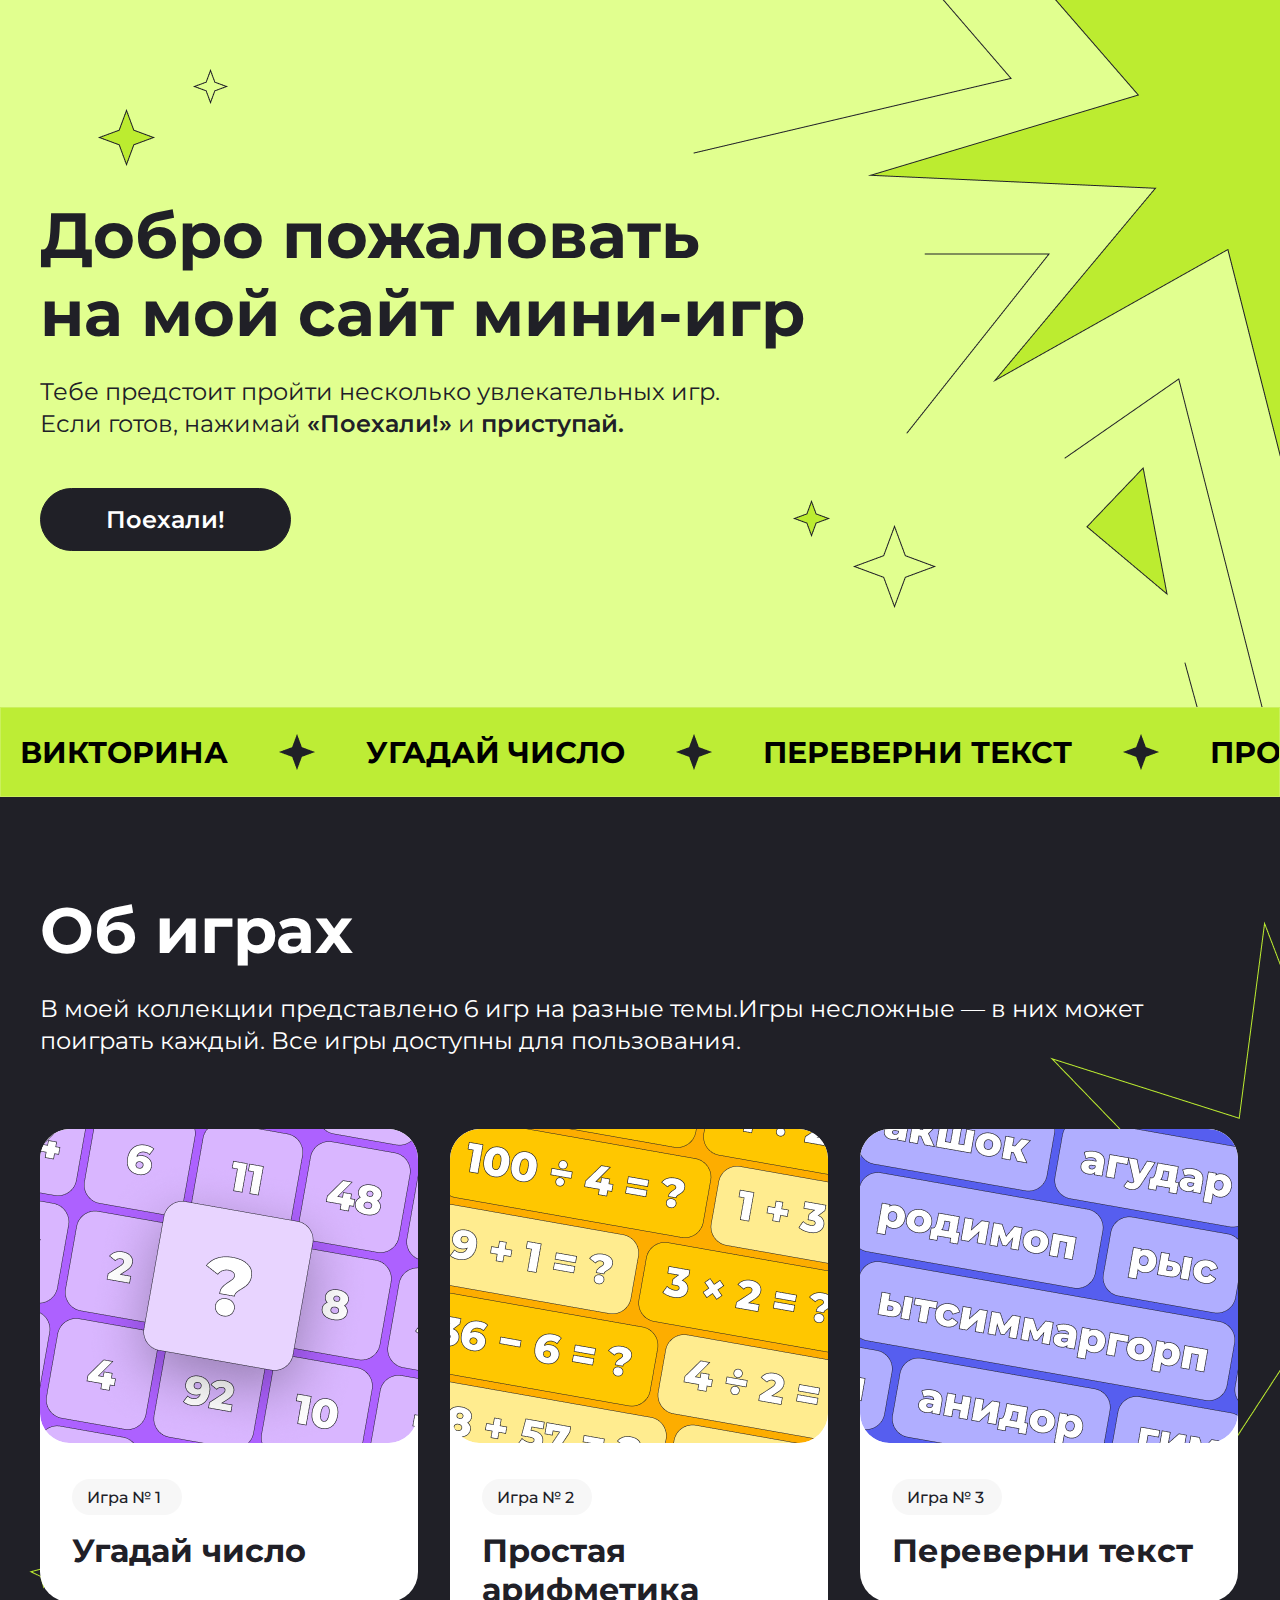
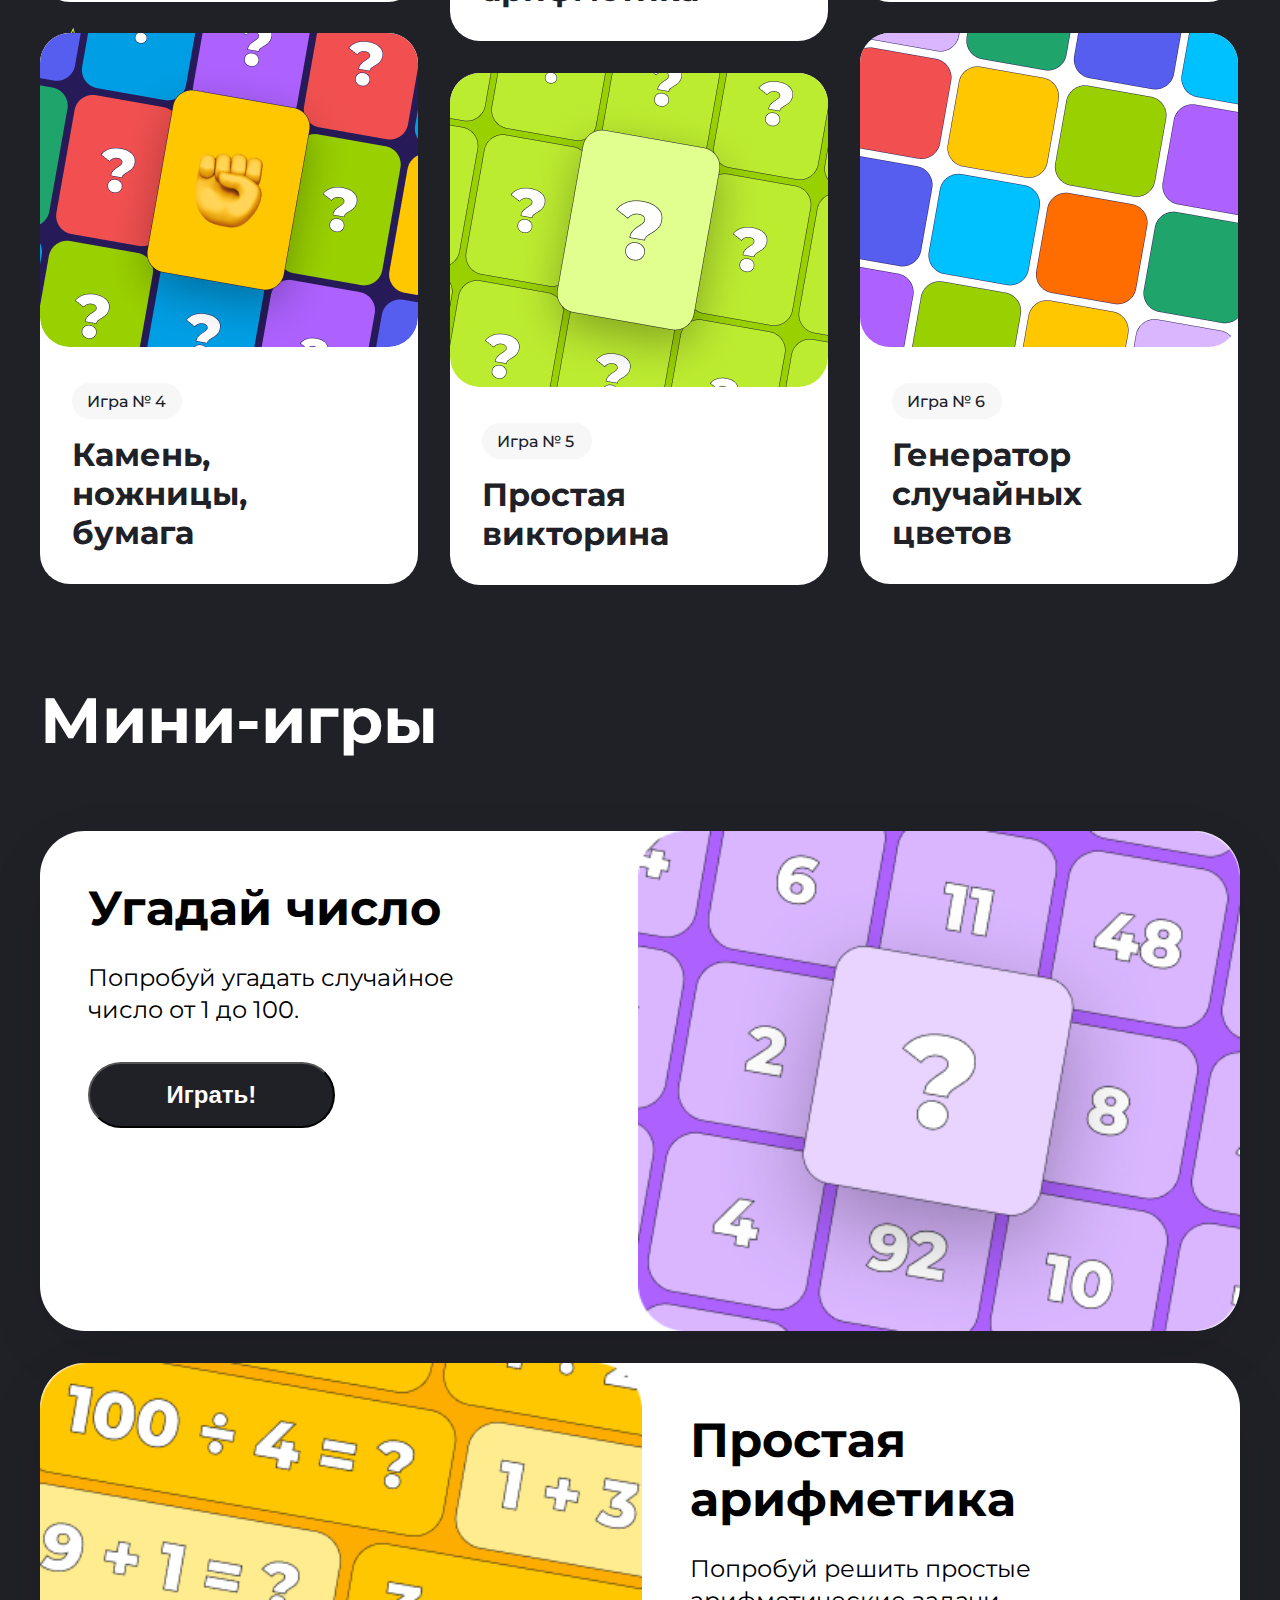
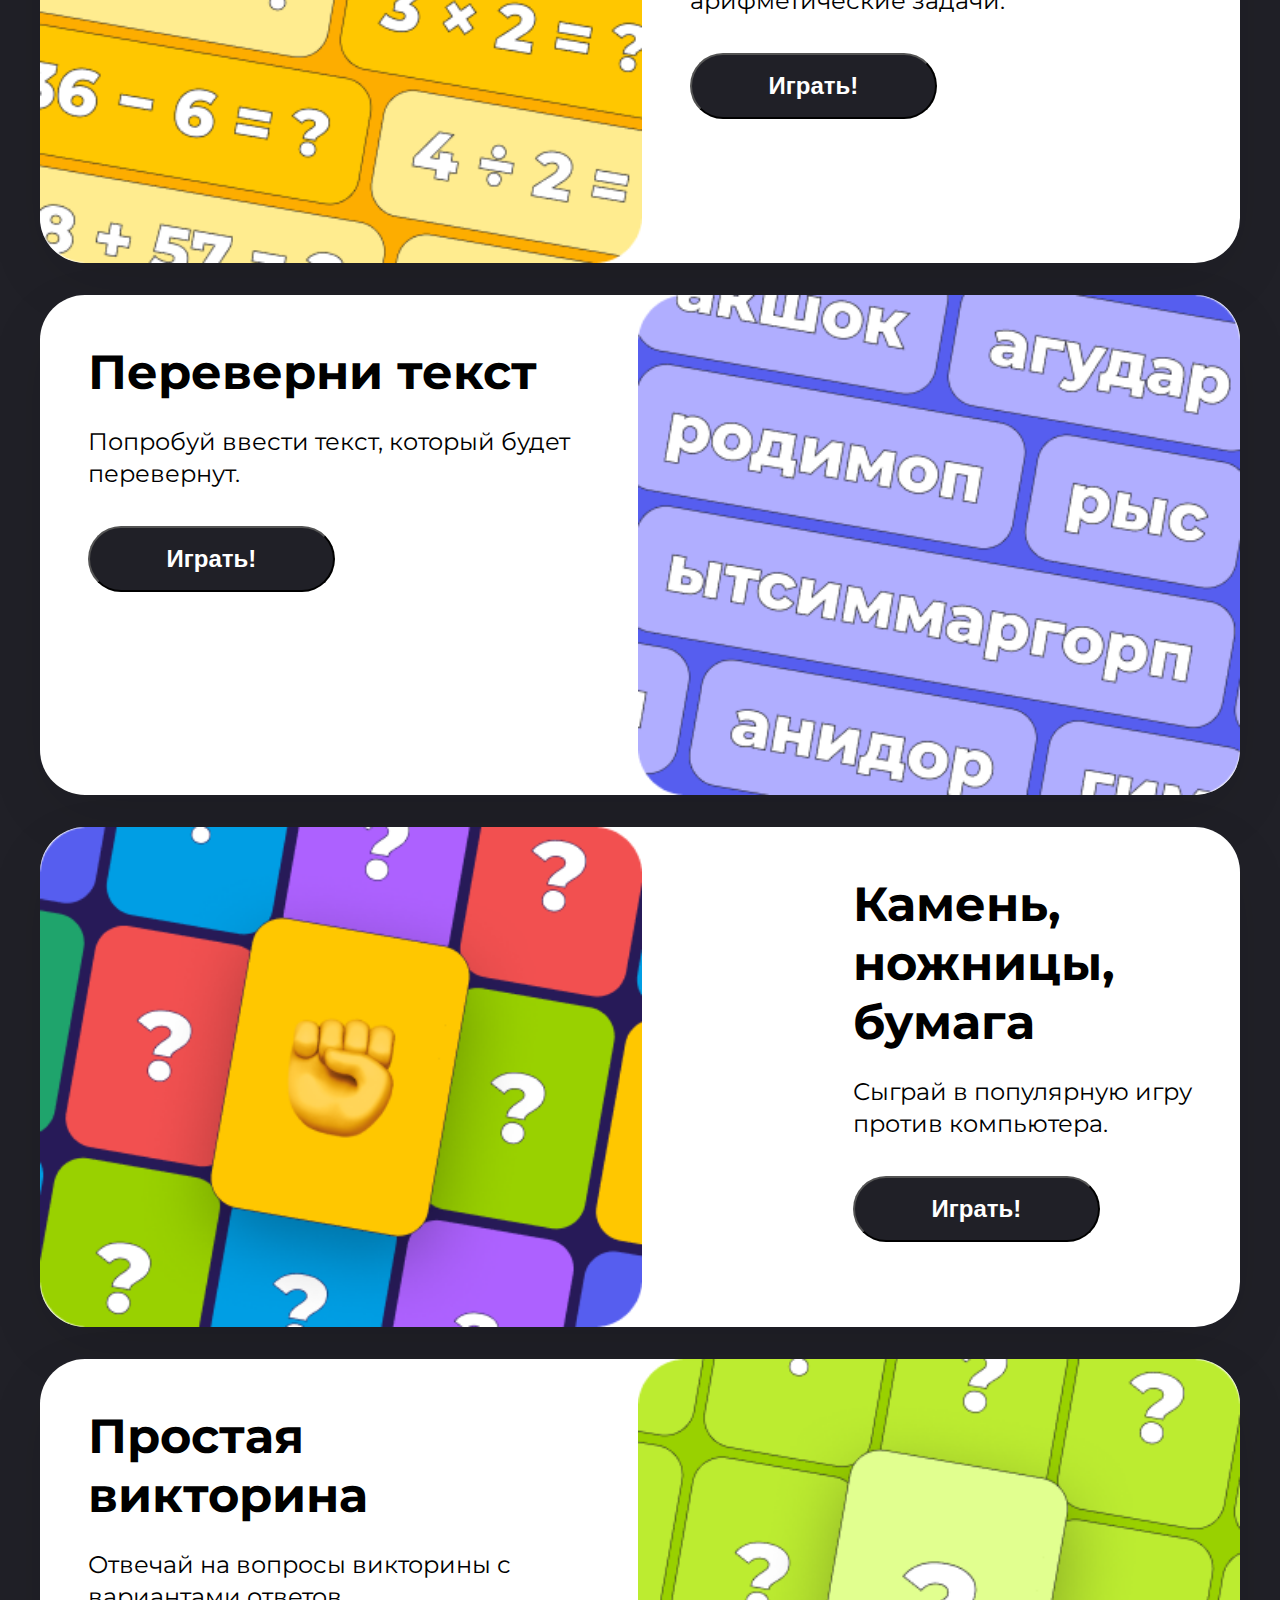
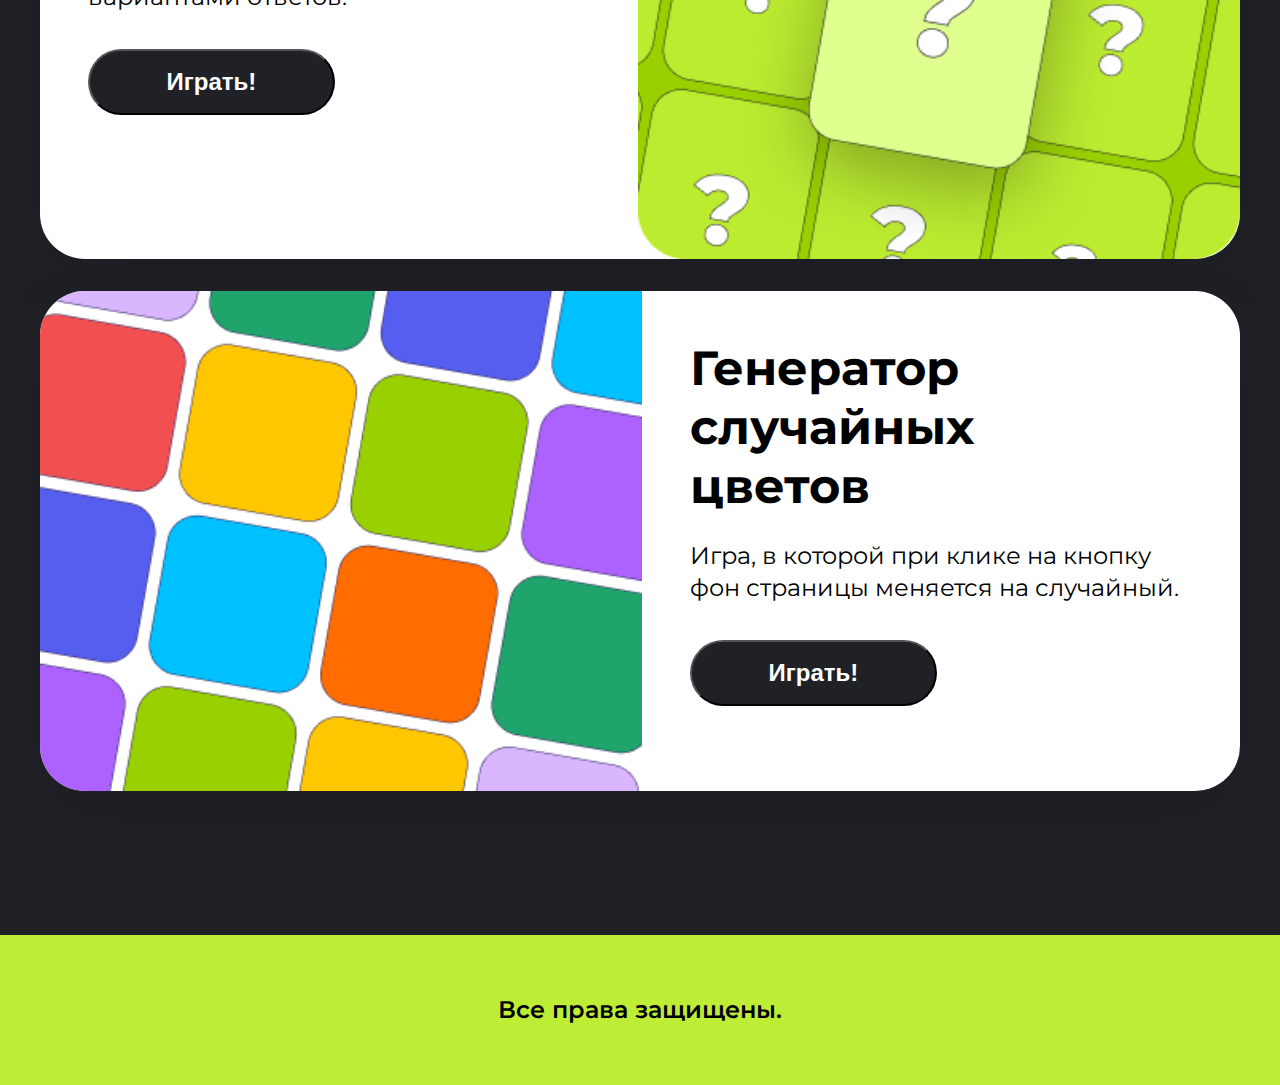
<file: index.html>
<!DOCTYPE html>
<html lang="en">
<head>
    <meta charset="UTF-8">
    <meta name="viewport" content="width=device-width, initial-scale=1.0">
    <link href="https://fonts.googleapis.com/css2?family=Montserrat:wght@400;500;600;700&display=swap" rel="stylesheet">
    <link rel="stylesheet" href="style.css">
    <title>Document</title>
</head>
<body>
    <div class="top center">
        <h1 class="top__head">Добро пожаловать<br> на мой сайт мини-игр</h1>
        <p class="top__text">Тебе предстоит пройти несколько увлекательных игр. <br>Если готов, нажимай
            <a href="#" class="top__link">«Поехали!»</a>
            <span>и</span>
            <a href="#" class="top__link">приступай.</a>
        </p>
        <button class="top__btn button" id="scrollButton">Поехали!</button>
    </div>
    <div class="menu">
        <p class="menu-item menu-item_first">Викторина</p> <img class="menu-img" src="./img/Star.png" alt="Звездочка">
        <p class="menu-item">угадай число</p> <img class="menu-img" src="./img/Star.png" alt="Звездочка">
        <p class="menu-item">Переверни текст</p> <img class="menu-img" src="./img/Star.png" alt="Звездочка">
        <p class="menu-item">Простая арифметика</p> <img class="menu-img" src="./img/Star.png" alt="Звездочка">
        <p class="menu-item">Камень, ножницы, бумага</p> <img class="menu-img" src="./img/Star.png" alt="Звездочка">
        <p class="menu-item">Генератор случайных цветов</p> <img class="menu-img" src="./img/Star.png" alt="Звездочка">
    </div>
    <section class="games center" id="gamesSection">
        <h2 class="games__head">Об играх</h2>
        <p class="games__text">В моей коллекции представлено 6 игр на разные темы.Игры несложные — в них может поиграть каждый.
            Все игры доступны для пользования.</p>
        <div class="games__cards">
            <a class="games__link" href="#game-1">
                <article class="game">               
                     <img class="games__img" src="img/game_1.png" alt="Угадай число">
                    <div class="games__content">
                        <p class="games__number">Игра № 1</p>
                        <h3 class="games__name">Угадай число</h3>
                    </div>
                </article>
            </a>
            <a class="games__link games__link_big" href="#game-2">
                <article class="game_big game">               
                    <img class="games__img" src="img/game_2.png" alt="Простая арифметика">
                   <div class="games__content">
                       <p class="games__number">Игра № 2</p>
                       <h3 class="games__name">Простая арифметика</h3>
                   </div>
               </article>
            </a>
            <a class="games__link" href="#game-3">
                <article class="game">               
                    <img class="games__img" src="img/game_3.png" alt="Переверни текст">
                   <div class="games__content">
                       <p class="games__number">Игра № 3</p>
                       <h3 class="games__name">Переверни текст</h3>
                   </div>
               </article>
            </a>
            <a class="games__link games__link_big" href="#game-4">
                <article class="game_huge game">               
                    <img class="games__img" src="img/game_4.png" alt="Камень, ножницы, бумага">
                   <div class="games__content">
                       <p class="games__number">Игра № 4</p>
                       <h3 class="games__name">Камень, ножницы,<br> бумага</h3>
                   </div>
               </article>
            </a>
            <a class="games__link" href="#game-5">
                <article class="game_big game">               
                    <img class="games__img" src="img/game_5.png" alt="Простая викторина">
                   <div class="games__content">
                       <p class="games__number">Игра № 5</p>
                       <h3 class="games__name">Простая викторина</h3>
                   </div>
               </article>
            </a>
            <a class="games__link games__link_big" href="#game-6">
                <article class="game_huge game">               
                    <img class="games__img" src="img/game_6.png" alt="Генератор случайных цветов">
                   <div class="games__content">
                       <p class="games__number">Игра № 6</p>
                       <h3 class="games__name">Генератор случайных цветов</h3>
                   </div>
               </article>
            </a>
        </div>
    </section>
    <section class="mini-games center">
        <h2 class="mini-games__head">Мини-игры</h2>
        <div class="mini-games__cards">
            <article class="mini-games__card">
                <div class="mini-games__content">
                    <h3 class="mini-games__title">Угадай число</h3>
                    <p class="mini-games__desc">Попробуй угадать случайное<br> число от 1 до 100.</p>
                    <button class="mini-games__button button">Играть!</button>
                </div>
                <div class="mini-games__image" id="game-1">
                    <img class="mini-games__img" src="img/game_1.png" alt="Угадай число">
                </div>
            </article>
            <article class="mini-games__card">
                <div class="mini-games__content">
                    <h3 class="mini-games__title">Простая арифметика</h3>
                    <p class="mini-games__desc">Попробуй решить простые арифметические задачи.</p>
                    <button class="mini-games__button button">Играть!</button>
                </div>
                <div class="mini-games__image" id="game-2">
                    <img class="mini-games__img" src="img/game_2.png" alt="Угадай число">
                </div>
            </article>
            <article class="mini-games__card">
                <div class="mini-games__content">
                    <h3 class="mini-games__title">Переверни текст</h3>
                    <p class="mini-games__desc">Попробуй ввести текст, который будет перевернут.</p>
                    <button class="mini-games__button button">Играть!</button>
                </div>
                <div class="mini-games__image" id="game-3">
                    <img class="mini-games__img" src="img/game_3.png" alt="Угадай число">
                </div>
            </article>
            <article class="mini-games__card">
                <div class="mini-games__content">
                    <h3 class="mini-games__title">Камень,<br>ножницы,<br>бумага</h3>
                    <p class="mini-games__desc">Сыграй в популярную игру<br> против компьютера.</p>
                    <button class="mini-games__button button">Играть!</button>
                </div>
                <div class="mini-games__image" id="game-4">
                    <img class="mini-games__img" src="img/game_4.png" alt="Угадай число">
                </div>
            </article>
            <article class="mini-games__card">
                <div class="mini-games__content">
                    <h3 class="mini-games__title">Простая викторина</h3>
                    <p class="mini-games__desc">Отвечай на вопросы викторины с вариантами ответов.</p>
                    <button class="mini-games__button button">Играть!</button>
                </div>
                <div class="mini-games__image" id="game-5">
                    <img class="mini-games__img" src="img/game_5.png" alt="Угадай число">
                </div>
            </article>
            <article class="mini-games__card">
                <div class="mini-games__content">
                    <h3 class="mini-games__title">Генератор<br> случайных<br> цветов</h3>
                    <p class="mini-games__desc">Игра, в которой при клике на кнопку фон страницы меняется на случайный.</p>
                    <button class="mini-games__button button">Играть!</button>
                </div>
                <div class="mini-games__image" id="game-6">
                    <img class="mini-games__img" src="img/game_6.png" alt="Угадай число">
                </div>
            </article>
        </div>

    </section>
    <footer class="footer center">Все права защищены.
    </footer>
    <script src="main.js"></script>
</body>
</html>
</file>
<file: style.css>
@charset "UTF-8";
* {
  padding: 0px;
  margin: 0px;
}

body {
  font-family: "Montserrat", sans-serif;
}

a {
  text-decoration: none;
}

.center {
  padding-left: calc(50% - 600px);
  padding-right: calc(50% - 600px);
}

.top {
  padding-top: 196px;
  padding-bottom: 156px;
  background-color: rgb(225, 255, 143);
  background-image: url(img/Star_2.png), url(img/Star_3.png), url(img/Star_4.png), url(img/Star_5.png), url(img/Vector.png);
  background-repeat: no-repeat;
  background-position: 98px 109px, 193px 69px, calc(100% - 344px) 525px, calc(100% - 450px) 500px, 100% 0px;
}
.top__head {
  font-weight: 700;
  font-size: 64px;
  line-height: 78px;
  color: rgb(32, 32, 39);
  padding-bottom: 24px;
}
.top__text, .games__text {
  font-weight: 400;
  font-size: 24px;
  line-height: 32px;
  color: rgb(32, 32, 39);
}
.top__link {
  font-size: 24px;
  font-weight: 600;
  line-height: 32px;
  color: rgb(32, 32, 39);
}
.top__btn {
  display: inline-flex;
  align-items: center;
  justify-content: center;
  margin-top: 48px;
  box-sizing: border-box;
  border: 1px solid rgb(32, 32, 39);
  border-radius: 60px;
  background: rgb(32, 32, 39);
  padding: 16px 65px;
  text-align: center;
  color: rgb(255, 255, 255);
  font-family: inherit;
  font-size: 24px;
  font-weight: 600;
  cursor: pointer;
  transition: all 0.3s ease;
}
.top__btn:hover {
  background: rgb(255, 255, 255);
  color: rgb(32, 32, 39);
}

.menu {
  height: 90px;
  width: 100%;
  background-color: rgb(189, 237, 53);
  display: inline-flex;
  flex-direction: row;
  align-items: center;
  box-sizing: border-box;
  border: 1px solid rgba(255, 255, 255, 0.2);
  -webkit-backdrop-filter: blur(50px);
          backdrop-filter: blur(50px);
  overflow: hidden;
}
.menu-item {
  font-size: 30px;
  font-weight: 700;
  text-transform: uppercase;
  padding: 27px 51px;
  white-space: nowrap;
}
.menu-item_first {
  padding-left: 19px;
}
.menu-img {
  width: 36px;
  height: 36px;
}

.game {
  height: 473px;
  border-radius: 30px;
  background: rgb(255, 255, 255);
}
.game_big {
  height: 512px;
}
.game_huge {
  height: 551px;
}

.games {
  background-color: rgb(32, 32, 39);
  padding-bottom: 96px;
  background-image: url(img/Star_big.png), url(img/Star_small.png), url(img/star_about_games.png);
  background-repeat: no-repeat;
  background-position: 43px 830px, 29px 760px, 1023px 124px;
}
.games__cards {
  display: flex;
  flex-wrap: wrap;
  gap: 32px;
}
.games__head {
  font-weight: 700;
  font-size: 64px;
  line-height: 78px;
  color: rgb(255, 255, 255);
  padding-top: 94px;
  padding-bottom: 24px;
}
.games__text {
  color: rgb(255, 255, 255);
  margin-bottom: 72px;
}
.games__link:hover {
  transform: scale(1.08);
  transition: 0.8s;
}
.games__link:nth-child(4), .games__link:nth-child(6) {
  margin-top: -40px; /* Применяем отрицательный отступ только к 4-й и 6-й карточкам */
}
.games__img {
  width: 378px;
  height: 314px;
  border-radius: 30px;
}
.games__content {
  display: flex;
  flex-direction: column;
  gap: 16px;
  margin-top: 32px;
  margin-left: 32px;
  margin-right: 32px;
}
.games__number {
  font-size: 16px;
  font-weight: 500;
  color: rgb(32, 32, 39);
  font-family: inherit;
  box-sizing: border-box;
  width: 110px;
  height: 36px;
  border-radius: 52px;
  background: rgb(247, 247, 247);
  padding: 9px 15px;
}
.games__name {
  font-size: 32px;
  font-weight: 700;
  line-height: 39px;
  color: rgb(32, 32, 39);
  font-family: inherit;
  margin-bottom: 36px;
  width: 314px;
}

.mini-games {
  background-color: rgb(32, 32, 39);
  background-image: url(img/Star_big.png), url(img/Star_small.png), url(img/Star_big.png), url(img/Star_small.png);
  background-repeat: no-repeat;
  background-position: 1383px 60px, 1329px 20px, 1400px 3290px, 1323px 3350px;
  padding-bottom: 144px;
}
.mini-games__cards {
  display: flex;
  flex-direction: column;
  gap: 32px;
}
.mini-games__head {
  font-weight: 700;
  font-size: 64px;
  line-height: 78px;
  color: rgb(255, 255, 255);
  padding-bottom: 72px;
}
.mini-games__card {
  height: 500px;
  display: flex;
  justify-content: space-between;
  border-radius: 45px;
  background: rgb(255, 255, 255);
  box-shadow: 0px 20px 67px -12px rgba(0, 0, 0, 0.13);
  overflow: hidden;
}
.mini-games__card:nth-child(2), .mini-games__card:nth-child(4), .mini-games__card:nth-child(6) {
  flex-direction: row-reverse;
}
.mini-games__content {
  padding: 48px;
}
.mini-games__title {
  font-size: 48px;
  font-weight: 700;
  line-height: 59px;
  padding-bottom: 24px;
}
.mini-games__desc {
  font-size: 24px;
  font-weight: 400;
  line-height: 32px;
  padding-bottom: 36px;
}
.mini-games__button {
  width: 247px;
  height: 66px;
  border-radius: 60px;
  background: rgb(32, 32, 39);
  font-size: 24px;
  font-weight: 600;
  color: rgb(255, 255, 255);
  transition: 0.3s ease;
}
.mini-games__button:hover {
  background: rgb(255, 255, 255);
  color: rgb(32, 32, 39);
}
.mini-games__img {
  height: 100%;
}

.footer {
  display: flex;
  align-items: center;
  justify-content: center;
  background-color: rgb(189, 237, 53);
  height: 150px;
  font-weight: 600;
  font-size: 24px;
  line-height: 100%;
}

@media (max-width: 767px) {
  .center {
    padding-left: 16px;
    padding-right: 16px;
  }
  .button {
    width: 285px;
    height: 55px;
    font-size: 16px;
    align-self: center;
  }
  .top {
    background-color: rgb(225, 255, 143);
    background-image: url(img/Star_mob.png), url(img/Star_mob_2.png), url(img/Star_mob_3.png), url(img/Star_mob_4.png), url(img/Vector_mob.png);
    background-repeat: no-repeat;
    background-position: 61px 135px, 120px 79px, calc(100% - 124px) 600px, calc(100% - 70px) 630px, 100% 0px;
    display: flex;
    flex-direction: column;
    align-items: center;
    text-align: center;
    width: auto;
  }
  .top__head {
    font-size: 40px;
    line-height: 49px;
    width: 262px;
  }
  .top__text, .games__text {
    font-size: 16px;
    line-height: 20px;
  }
  .top__link {
    font-size: 16px;
    line-height: 20px;
  }
  .top__btn {
    margin-top: 36px;
  }
  .menu {
    height: 51px;
    width: auto;
    display: none;
  }
  .menu-item {
    font-size: 16px;
  }
  .menu-img {
    width: 18px;
    height: 18px;
  }
  .games {
    display: none;
  }
  .mini-games {
    width: auto;
    padding-bottom: 49px;
  }
  .mini-games__head {
    font-size: 40px;
    line-height: 100%;
    padding-bottom: 48px;
    padding-top: 48px;
  }
  .mini-games__card {
    flex-direction: column-reverse;
    height: 529px;
  }
  .mini-games__card:nth-child(2), .mini-games__card:nth-child(4), .mini-games__card:nth-child(6) {
    flex-direction: column-reverse;
  }
  .mini-games__card:nth-child(1), .mini-games__card:nth-child(4) {
    height: 529px;
  }
  .mini-games__card:nth-child(2), .mini-games__card:nth-child(3) {
    height: 568px;
  }
  .mini-games__card:nth-child(5) {
    height: 607px;
  }
  .mini-games__card:nth-child(6) {
    height: 627px;
  }
  .mini-games__content {
    padding: 29px;
  }
  .mini-games__title {
    font-size: 32px;
    padding-bottom: 16px;
    line-height: 100%;
  }
  .mini-games__desc {
    font-size: 16px;
    padding-bottom: 32px;
    line-height: 100%;
  }
  .mini-games__img {
    width: 100%;
  }
  .footer {
    box-sizing: border-box;
  }
}/*# sourceMappingURL=style.css.map */
</file>
